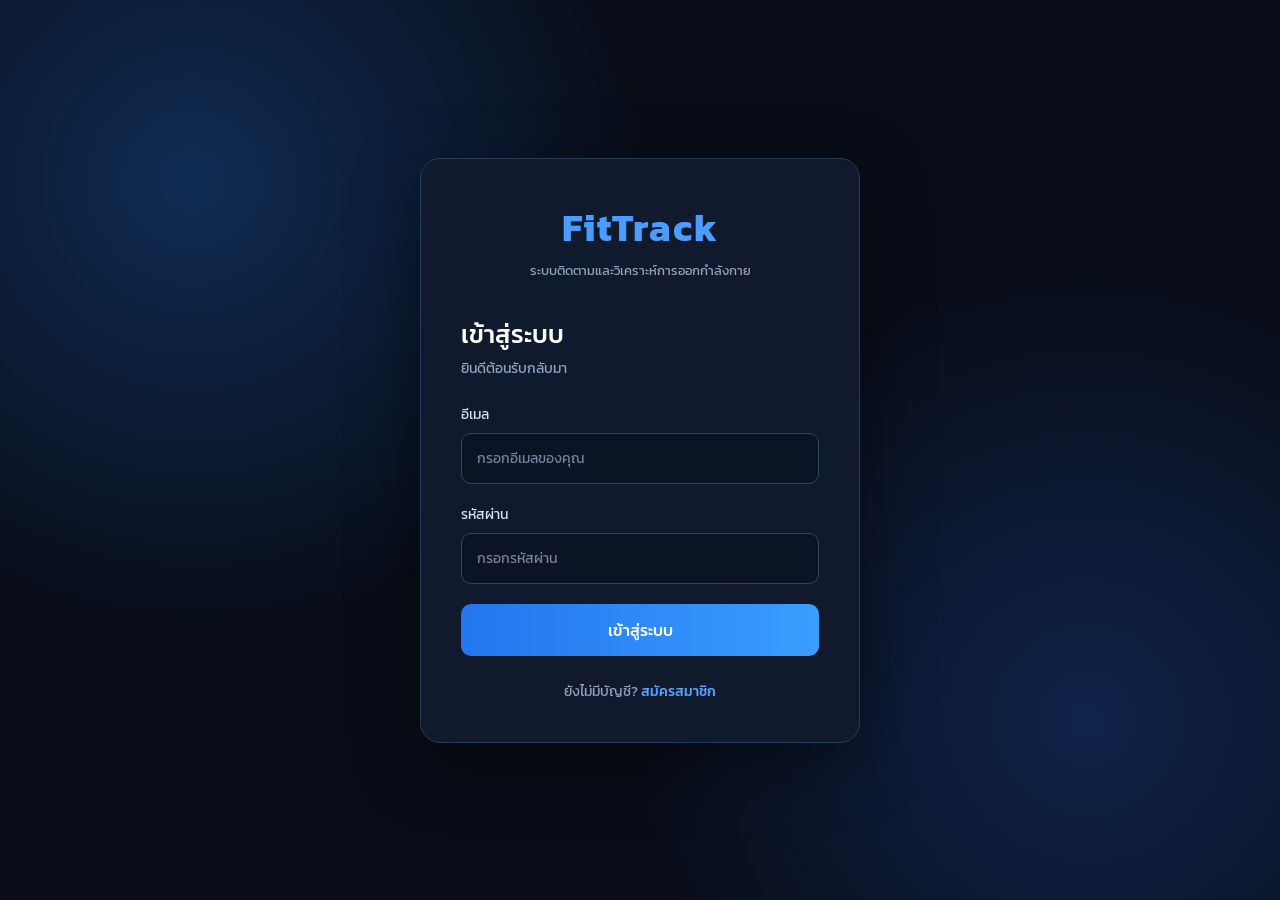
<file: FitTrack/index.html>
<!DOCTYPE html>
<html lang="th">
<head>
    <meta charset="UTF-8">
    <meta name="viewport" content="width=device-width, initial-scale=1.0">
    <title>FitTrack | Login</title>
    <link rel="stylesheet" href="style.css">
</head>
<body>

    <div class="login-container">
        <div class="login-box">

            <h1 class="logo">FitTrack</h1>
            <p class="subtitle">ระบบติดตามและวิเคราะห์การออกกำลังกาย</p>

            <h2>เข้าสู่ระบบ</h2>
            <p class="description">ยินดีต้อนรับกลับมา</p>

            <form id="loginForm">
                <label for="email">อีเมล</label>
                <input
                    type="email"
                    id="email"
                    placeholder="กรอกอีเมลของคุณ"
                    required
                >

                <label for="password">รหัสผ่าน</label>
                <input
                    type="password"
                    id="password"
                    placeholder="กรอกรหัสผ่าน"
                    required
                >

                <button type="submit">เข้าสู่ระบบ</button>
            </form>

            <p class="register-link">
                ยังไม่มีบัญชี?
                <a href="register.html">สมัครสมาชิก</a>
            </p>

        </div>
    </div>

    <script>
        document.getElementById("loginForm").addEventListener("submit", function(event) {
            event.preventDefault();

            const email = document.getElementById("email").value.trim();
            const password = document.getElementById("password").value;

            if (!email || !password) {
                alert("กรุณากรอกอีเมลและรหัสผ่าน");
                return;
            }

            window.location.href = "FitTrack_dashboard_connected.html";
        });
    </script>

</body>
</html>
</file>
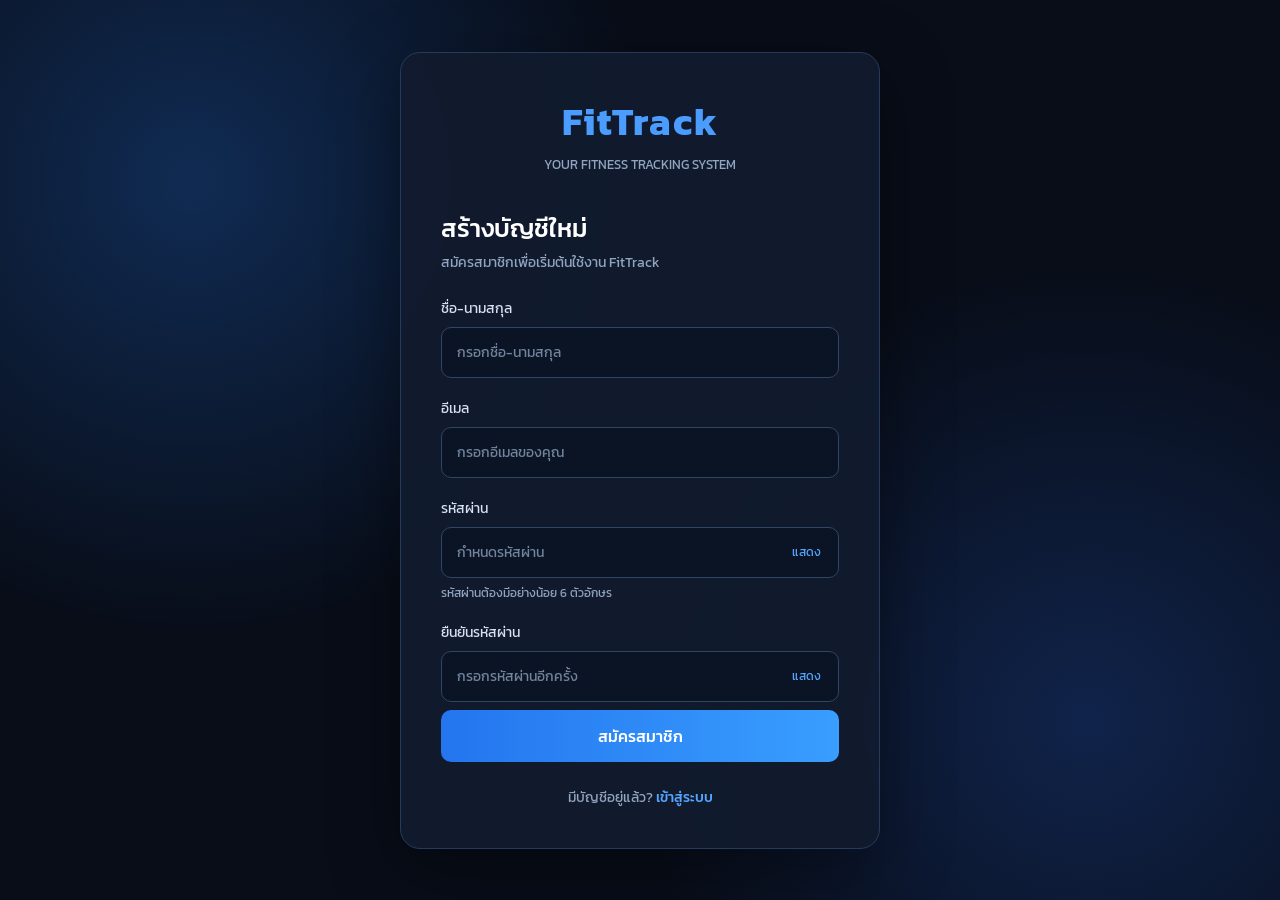
<file: FitTrack/register.html>
<!DOCTYPE html>
<html lang="th">
<head>
    <meta charset="UTF-8">
    <meta name="viewport" content="width=device-width, initial-scale=1.0">
    <title>FitTrack | สมัครสมาชิก</title>
    <link rel="stylesheet" href="style.css">
</head>

<body>

    <div class="login-container">

        <div class="login-box register-box">

            <h1 class="logo">FitTrack</h1>
            <p class="subtitle">YOUR FITNESS TRACKING SYSTEM</p>

            <h2>สร้างบัญชีใหม่</h2>
            <p class="description">
                สมัครสมาชิกเพื่อเริ่มต้นใช้งาน FitTrack
            </p>

            <form id="registerForm" novalidate>

                <!-- ชื่อ -->
                <label for="fullname">ชื่อ-นามสกุล</label>
                <input
                    type="text"
                    id="fullname"
                    placeholder="กรอกชื่อ-นามสกุล"
                >
                <p class="field-error" id="fullnameError"></p>

                <!-- อีเมล -->
                <label for="email">อีเมล</label>
                <input
                    type="email"
                    id="email"
                    placeholder="กรอกอีเมลของคุณ"
                >
                <p class="field-error" id="emailError"></p>

                <!-- รหัสผ่าน -->
                <label for="password">รหัสผ่าน</label>

                <div class="password-wrapper">
                    <input
                        type="password"
                        id="password"
                        placeholder="กำหนดรหัสผ่าน"
                    >

                    <button
                        type="button"
                        class="toggle-password"
                        data-target="password"
                    >แสดง</button>
                </div>

                <p class="password-hint">
                    รหัสผ่านต้องมีอย่างน้อย 6 ตัวอักษร
                </p>
                <p class="field-error" id="passwordError"></p>

                <!-- ยืนยันรหัสผ่าน -->
                <label for="confirmPassword">ยืนยันรหัสผ่าน</label>

                <div class="password-wrapper">
                    <input
                        type="password"
                        id="confirmPassword"
                        placeholder="กรอกรหัสผ่านอีกครั้ง"
                    >

                    <button
                        type="button"
                        class="toggle-password"
                        data-target="confirmPassword"
                    >แสดง</button>
                </div>

                <p class="field-error" id="confirmPasswordError"></p>

                <button type="submit">
                    สมัครสมาชิก
                </button>

            </form>

            <p class="register-link">
                มีบัญชีอยู่แล้ว?
                <a href="index.html">เข้าสู่ระบบ</a>
            </p>

        </div>

    </div>

    <script src="script.js"></script>

</body>
</html>
</file>
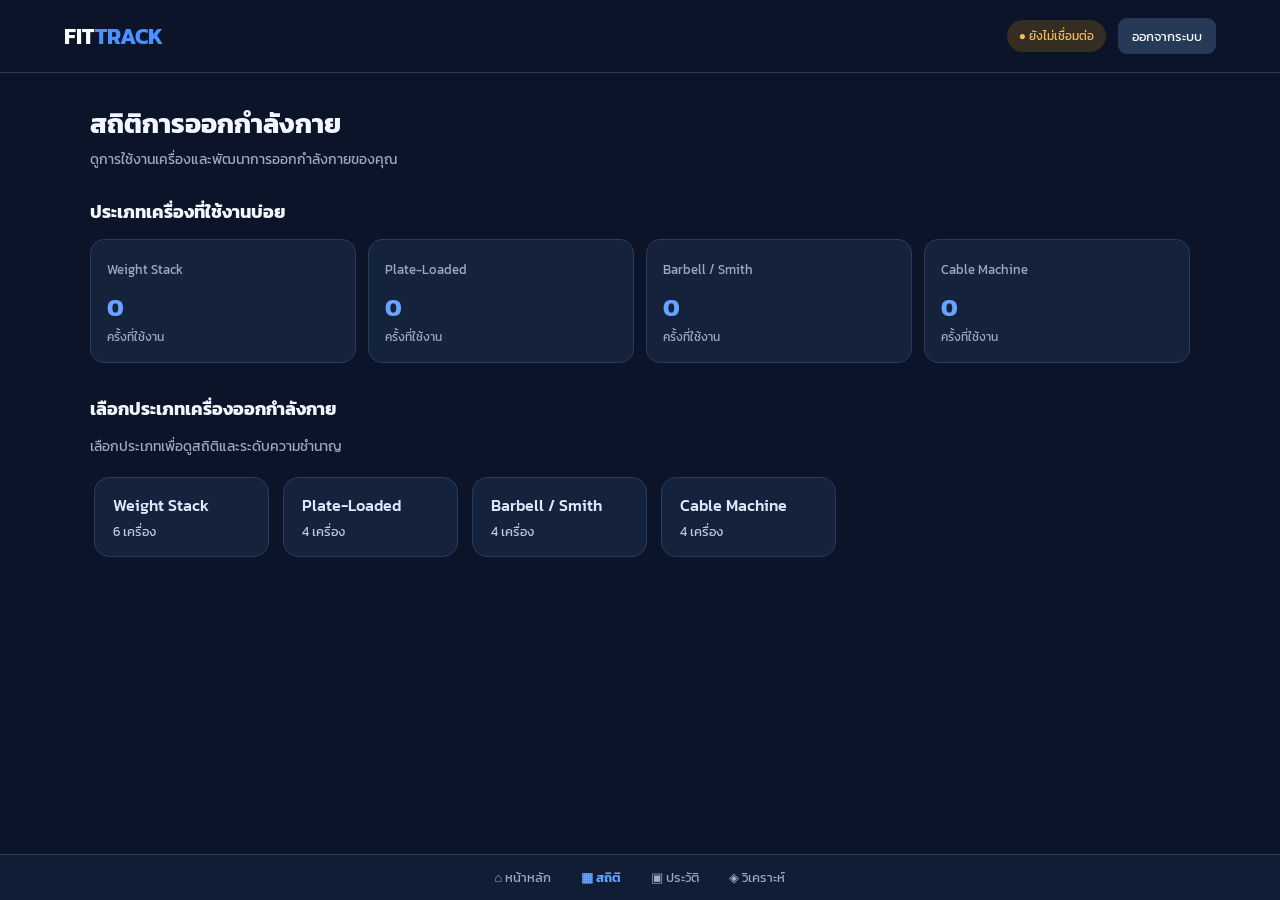
<file: FitTrack/statistics.html>
<!DOCTYPE html>
<html lang="th">
<head>
<meta charset="UTF-8">
<meta name="viewport" content="width=device-width, initial-scale=1.0">
<title>FitTrack | Statistics</title>

<link href="https://fonts.googleapis.com/css2?family=Kanit:wght@300;400;500;600;700&display=swap" rel="stylesheet">

<style>
:root {
    --bg:#0b1428;
    --card:#14223c;
    --card2:#1b2d4c;
    --blue:#3478f6;
    --text:#f2f6ff;
    --muted:#9aabc6;
    --border:#293c5d;
}

* {
    box-sizing:border-box;
}

body {
    margin:0;
    background:var(--bg);
    color:var(--text);
    font-family:'Kanit',sans-serif;
    padding-bottom:90px;
}

header {
    display:flex;
    justify-content:space-between;
    align-items:center;
    padding:18px 5%;
    border-bottom:1px solid var(--border);
    gap:12px;
}

.logo {
    font-size:22px;
    font-weight:700;
    color:white;
}

.logo span {
    color:#4b91ff;
}

.header-right {
    display:flex;
    align-items:center;
    gap:12px;
}

.status {
    font-size:12px;
    color:#f5bd58;
    background:#342d21;
    padding:7px 12px;
    border-radius:20px;
}

.logout {
    background:#263957;
    color:white;
    border:0;
    padding:8px 14px;
    border-radius:9px;
    font-family:inherit;
    cursor:pointer;
}

.container {
    width:92%;
    max-width:1100px;
    margin:30px auto;
}

h1 {
    font-size:27px;
    margin:0 0 5px;
}

.subtitle {
    color:var(--muted);
    margin:0 0 25px;
    font-size:14px;
}

/* CATEGORY OVERVIEW */

.section-title {
    font-size:18px;
    margin:28px 0 14px;
}

.overview {
    display:grid;
    grid-template-columns:repeat(4,1fr);
    gap:12px;
}

.overview-card {
    background:var(--card);
    border:1px solid var(--border);
    border-radius:14px;
    padding:16px;
}

.overview-card small {
    color:var(--muted);
}

.overview-card h2 {
    font-size:25px;
    margin:8px 0 2px;
    color:#69a3ff;
}

.overview-card p {
    color:var(--muted);
    font-size:12px;
    margin:0;
}

/* CATEGORY SELECTOR */

.selector-area {
    margin-top:32px;
}

.selector-label {
    color:var(--muted);
    font-size:14px;
    margin-bottom:13px;
}

.category-selector {
    display:flex;
    gap:14px;
    overflow-x:auto;
    padding:7px 4px 15px;
    scrollbar-width:thin;
    scroll-behavior:smooth;
    -webkit-overflow-scrolling:touch;
}

.category-btn {
    flex:0 0 auto;
    min-width:175px;
    min-height:76px;
    border:1px solid var(--border);
    background:var(--card);
    color:#dce7fa;
    padding:15px 18px;
    border-radius:15px;
    font-family:inherit;
    text-align:left;
    cursor:pointer;
    transition:.2s;
}

.category-btn:hover {
    background:var(--card2);
    transform:translateY(-2px);
}

.category-btn.active {
    background:var(--blue);
    border-color:var(--blue);
    color:white;
    box-shadow:0 5px 18px #3478f644;
}

.category-btn strong {
    display:block;
    font-size:16px;
    font-weight:500;
}

.category-btn small {
    display:block;
    margin-top:5px;
    font-size:13px;
    opacity:.85;
}

/* DETAIL SECTION */

.detail-section {
    display:none;
    margin-top:28px;
}

.detail-section.show {
    display:block;
}

.detail-heading {
    display:flex;
    justify-content:space-between;
    align-items:center;
    flex-wrap:wrap;
    gap:10px;
    margin-bottom:16px;
}

.detail-heading h2 {
    margin:0;
    font-size:22px;
}

.machine-count {
    color:#9fc2ff;
    background:#1b3458;
    padding:6px 12px;
    border-radius:20px;
    font-size:12px;
}

.machine-grid {
    display:grid;
    grid-template-columns:repeat(2,1fr);
    gap:14px;
}

.machine-card {
    background:var(--card);
    border:1px solid var(--border);
    border-radius:16px;
    padding:18px;
}

.machine-card h3 {
    margin:0 0 5px;
    font-size:17px;
}

.machine-subtitle {
    font-size:12px;
    color:var(--muted);
    margin-bottom:15px;
}

.stats-grid {
    display:grid;
    grid-template-columns:repeat(3,1fr);
    gap:8px;
}

.stat-box {
    background:#1b2d4c;
    padding:11px 7px;
    border-radius:10px;
    text-align:center;
}

.stat-box strong {
    display:block;
    color:#73aaff;
    font-size:19px;
}

.stat-box small {
    color:var(--muted);
    font-size:11px;
}

.rank-box {
    margin-top:14px;
    padding:13px;
    background:#1b2d4c;
    border-radius:11px;
}

.rank-top {
    display:flex;
    justify-content:space-between;
    align-items:center;
    gap:8px;
}

.rank-name {
    color:#8fbcff;
    font-weight:600;
}

.rank-desc {
    color:var(--muted);
    font-size:12px;
    margin-top:5px;
}

.rank-progress {
    height:7px;
    background:#0b1428;
    border-radius:10px;
    overflow:hidden;
    margin-top:10px;
}

.rank-progress div {
    height:100%;
    background:linear-gradient(90deg,#3478f6,#61b5ff);
    border-radius:10px;
}

.consistency {
    margin-top:12px;
    font-size:12px;
    color:var(--muted);
}

.empty {
    background:var(--card);
    border:1px dashed var(--border);
    border-radius:14px;
    padding:25px;
    text-align:center;
    color:var(--muted);
    font-size:14px;
}

.note {
    color:var(--muted);
    font-size:12px;
    line-height:1.7;
    margin-top:20px;
}

/* NAVIGATION */

.nav {
    position:fixed;
    bottom:0;
    left:0;
    width:100%;
    display:flex;
    justify-content:center;
    gap:30px;
    padding:13px 10px;
    background:#101d35;
    border-top:1px solid var(--border);
    z-index:100;
}

.nav a {
    color:#9aabc6;
    text-decoration:none;
    font-size:13px;
}

.nav a.active {
    color:#68a5ff;
    font-weight:600;
}

/* RESPONSIVE */

@media(max-width:700px) {
    .overview {
        grid-template-columns:repeat(2,1fr);
    }

    .machine-grid {
        grid-template-columns:1fr;
    }

    header {
        padding:15px 4%;
    }

    .logo {
        font-size:19px;
    }

    .status {
        font-size:10px;
        padding:6px 9px;
    }

    .logout {
        padding:7px 10px;
        font-size:12px;
    }

    .container {
        margin-top:23px;
    }

    h1 {
        font-size:23px;
    }

    .category-btn {
        min-width:165px;
        min-height:74px;
        padding:14px 16px;
    }

    .category-btn strong {
        font-size:15px;
    }

    .category-btn small {
        font-size:12px;
    }

    .nav {
        gap:0;
        justify-content:space-around;
    }

    .nav a {
        font-size:11px;
    }
}

@media(max-width:380px) {
    .overview-card {
        padding:12px;
    }

    .overview-card h2 {
        font-size:21px;
    }

    .stats-grid {
        gap:5px;
    }

    .stat-box strong {
        font-size:16px;
    }
}
</style>
</head>

<body>

<header>
    <div class="logo">FIT<span>TRACK</span></div>

    <div class="header-right">
        <div class="status">● ยังไม่เชื่อมต่อ</div>
        <button class="logout" onclick="logout()">ออกจากระบบ</button>
    </div>
</header>

<main class="container">

    <h1>สถิติการออกกำลังกาย</h1>
    <p class="subtitle">ดูการใช้งานเครื่องและพัฒนาการออกกำลังกายของคุณ</p>

    <h2 class="section-title">ประเภทเครื่องที่ใช้งานบ่อย</h2>

    <div class="overview" id="overview"></div>

    <div class="selector-area">
        <h2 class="section-title">เลือกประเภทเครื่องออกกำลังกาย</h2>

        <div class="selector-label">
            เลือกประเภทเพื่อดูสถิติและระดับความชำนาญ
        </div>

        <div class="category-selector" id="categorySelector"></div>
    </div>

    <section class="detail-section" id="detailSection">

        <div class="detail-heading">
            <h2 id="detailTitle"></h2>
            <span class="machine-count" id="machineCount"></span>
        </div>

        <div class="machine-grid" id="machineGrid"></div>

        <div class="note">
            * ระดับความชำนาญประเมินจากจำนวนครั้งและจำนวนเซตสะสม
            ส่วนระดับ Master ต้องผ่านเงื่อนไขความสม่ำเสมอเพิ่มเติมด้วย
        </div>

    </section>

</main>

<nav class="nav">
    <a href="dashboard.html">⌂ หน้าหลัก</a>
    <a href="statistics.html" class="active">▦ สถิติ</a>
    <a href="history.html">▣ ประวัติ</a>
    <a href="analysis.html">◈ วิเคราะห์</a>
</nav>

<script>

// MACHINE CATEGORIES

const categories = {
    "Weight Stack": [
        "Chest Press",
        "Lat Pulldown",
        "Seated Row",
        "Shoulder Press",
        "Leg Extension",
        "Leg Curl"
    ],

    "Plate-Loaded": [
        "Leg Press",
        "Hack Squat",
        "Chest Press Machine",
        "Shoulder Press Machine"
    ],

    "Barbell / Smith": [
        "Smith Squat",
        "Smith Bench Press",
        "Barbell Squat",
        "Barbell Bench Press"
    ],

    "Cable Machine": [
        "Cable Row",
        "Triceps Pushdown",
        "Cable Fly",
        "Cable Biceps Curl"
    ]
};

// LOAD WORKOUT DATA

function loadWorkouts() {
    try {
        return JSON.parse(
            localStorage.getItem("fittrackWorkouts")
        ) || [];
    } catch {
        return [];
    }
}

const workouts = loadWorkouts();

function getMachineData(machine) {
    const records = workouts.filter(
        item => item.machine === machine
    );

    return {
        sessions: records.length,

        reps: records.reduce(
            (sum, item) => sum + Number(item.reps || 0),
            0
        ),

        sets: records.reduce(
            (sum, item) => sum + Number(item.sets || 0),
            0
        ),

        duration: records.reduce(
            (sum, item) => sum + Number(item.duration || 0),
            0
        ),

        records: records
    };
}

// CATEGORY OVERVIEW

function renderOverview() {
    const overview = document.getElementById("overview");

    overview.innerHTML = "";

    Object.keys(categories).forEach(category => {

        let totalSessions = 0;

        categories[category].forEach(machine => {
            totalSessions += getMachineData(machine).sessions;
        });

        overview.innerHTML += `
            <div class="overview-card">
                <small>${category}</small>
                <h2>${totalSessions.toLocaleString()}</h2>
                <p>ครั้งที่ใช้งาน</p>
            </div>
        `;
    });
}

// CATEGORY BUTTONS

function renderCategoryButtons() {
    const selector = document.getElementById("categorySelector");

    selector.innerHTML = "";

    Object.keys(categories).forEach(category => {

        const button = document.createElement("button");

        button.className = "category-btn";

        button.innerHTML = `
            <strong>${category}</strong>
            <small>${categories[category].length} เครื่อง</small>
        `;

        button.onclick = () => selectCategory(category, button);

        selector.appendChild(button);
    });
}

// CONSISTENCY CHECK

function isConsistent(records) {

    const weeks = new Set();

    records.forEach(record => {

        if (!record.date) return;

        const date = new Date(record.date);

        if (isNaN(date.getTime())) return;

        const day = date.getDay();

        date.setDate(date.getDate() - day);

        const weekKey =
            date.getFullYear() + "-" +
            date.getMonth() + "-" +
            date.getDate();

        weeks.add(weekKey);
    });

    const now = new Date();

    for (let i = 0; i < 4; i++) {

        const date = new Date(now);

        date.setDate(date.getDate() - (date.getDay() + (i * 7)));

        const key =
            date.getFullYear() + "-" +
            date.getMonth() + "-" +
            date.getDate();

        if (!weeks.has(key)) return false;
    }

    return true;
}

// RANK SYSTEM

function getRank(reps, sets, machine, records) {

    const compoundCategories = [
        "Plate-Loaded",
        "Barbell / Smith"
    ];

    const compound = compoundCategories.some(category =>
        categories[category].includes(machine)
    );

    const masterReps = compound ? 3000 : 5000;

    const consistent = isConsistent(records);

    if (
        reps >= masterReps &&
        sets >= 500 &&
        consistent
    ) {
        return {
            name:"5. Master / Expert",
            description:"ผู้เชี่ยวชาญ มีสถิติสะสมสูงและฝึกอย่างสม่ำเสมอ",
            progress:100
        };
    }

    if (reps >= 2001 && sets >= 201) {
        return {
            name:"4. Advanced",
            description:"ระดับสูง มีประสบการณ์ในการใช้เครื่อง",
            progress:85
        };
    }

    if (reps >= 601 && sets >= 61) {
        return {
            name:"3. Intermediate",
            description:"ระดับกลาง เริ่มคุ้นเคยกับการใช้งานเครื่อง",
            progress:65
        };
    }

    if (reps >= 151 && sets >= 16) {
        return {
            name:"2. Novice",
            description:"ระดับผู้ฝึกหัด เริ่มมีความคุ้นเคยกับเครื่อง",
            progress:40
        };
    }

    if (reps >= 1 && sets >= 1) {
        return {
            name:"1. Beginner",
            description:"ผู้เริ่มต้น กำลังเรียนรู้การใช้งานเครื่อง",
            progress:20
        };
    }

    return {
        name:"ยังไม่มีระดับ",
        description:"เริ่มบันทึกการออกกำลังกายเพื่อสะสมระดับ",
        progress:0
    };
}

// SHOW SELECTED CATEGORY

function selectCategory(category, selectedButton) {

    document.querySelectorAll(".category-btn").forEach(btn => {
        btn.classList.remove("active");
    });

    selectedButton.classList.add("active");

    const detail = document.getElementById("detailSection");

    detail.classList.add("show");

    document.getElementById("detailTitle").textContent =
        "สถิติ " + category;

    document.getElementById("machineCount").textContent =
        categories[category].length + " เครื่อง";

    const grid = document.getElementById("machineGrid");

    grid.innerHTML = "";

    categories[category].forEach(machine => {

        const data = getMachineData(machine);

        const rank = getRank(
            data.reps,
            data.sets,
            machine,
            data.records
        );

        const consistency = isConsistent(data.records);

        grid.innerHTML += `
            <div class="machine-card">

                <h3>${machine}</h3>

                <div class="machine-subtitle">
                    จำนวนครั้งที่ใช้งาน ${data.sessions} ครั้ง
                </div>

                <div class="stats-grid">

                    <div class="stat-box">
                        <strong>${data.reps.toLocaleString()}</strong>
                        <small>ครั้งสะสม</small>
                    </div>

                    <div class="stat-box">
                        <strong>${data.sets.toLocaleString()}</strong>
                        <small>เซตสะสม</small>
                    </div>

                    <div class="stat-box">
                        <strong>${data.duration.toLocaleString()}</strong>
                        <small>นาที</small>
                    </div>

                </div>

                <div class="rank-box">

                    <div class="rank-top">
                        <span>ระดับความชำนาญ</span>
                        <span class="rank-name">${rank.name}</span>
                    </div>

                    <div class="rank-progress">
                        <div style="width:${rank.progress}%"></div>
                    </div>

                    <div class="rank-desc">
                        ${rank.description}
                    </div>

                </div>

                <div class="consistency">
                    ความสม่ำเสมอ:
                    ${consistency
                        ? "ผ่านเกณฑ์ 4 สัปดาห์ล่าสุด"
                        : "ยังไม่ผ่านเกณฑ์ 4 สัปดาห์ล่าสุด"}
                </div>

            </div>
        `;
    });
}

// LOGOUT

function logout() {
    if (confirm("ต้องการออกจากระบบหรือไม่?")) {
        window.location.href = "index.html";
    }
}

// START

renderOverview();
renderCategoryButtons();

</script>

</body>
</html>
</file>
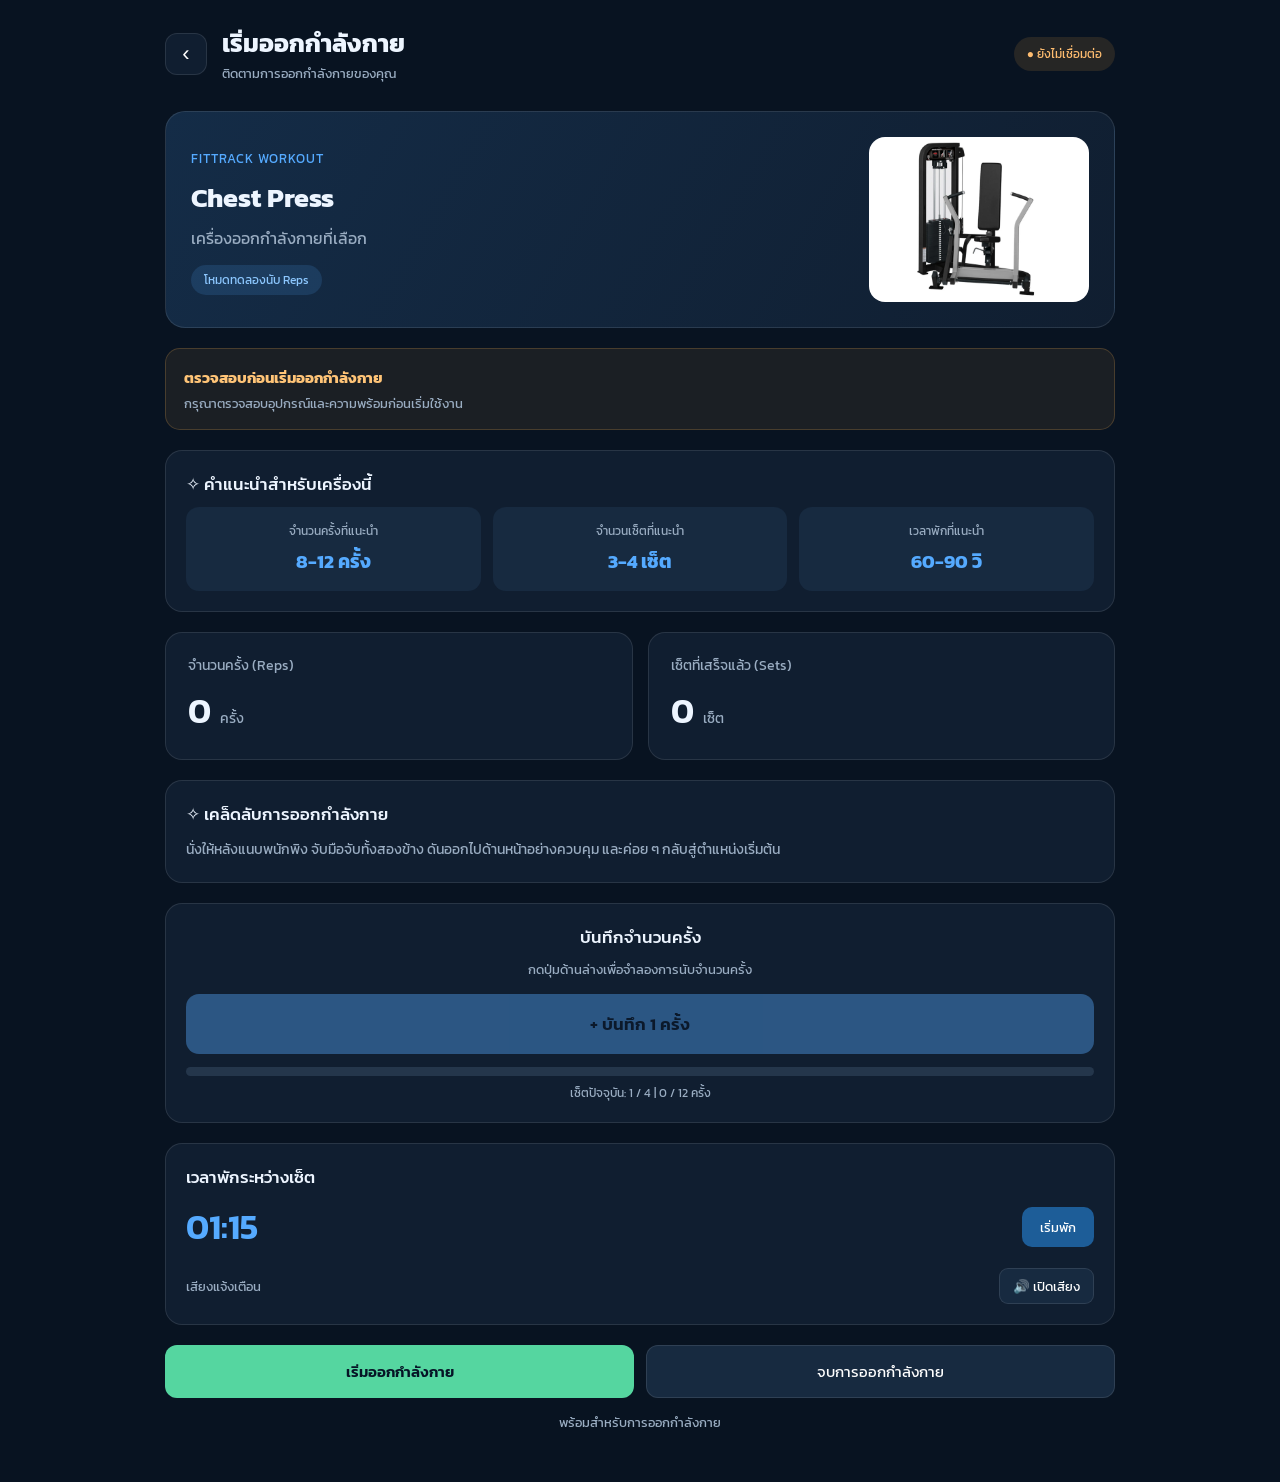
<file: FitTrack/workout.html>
<!DOCTYPE html>
<html lang="th">
<head>
    <meta charset="UTF-8">
    <meta name="viewport" content="width=device-width, initial-scale=1.0">
    <title>FitTrack | เริ่มออกกำลังกาย</title>

    <link href="https://fonts.googleapis.com/css2?family=Kanit:wght@300;400;500;600;700&display=swap" rel="stylesheet">

    <style>
        :root {
            --bg: #081321;
            --card: #101e30;
            --card-light: #172a40;
            --text: #edf5ff;
            --muted: #9aadc2;
            --blue: #55aaff;
            --border: rgba(255,255,255,0.1);
            --green: #55d6a0;
            --orange: #ffbd70;
        }

        * {
            box-sizing: border-box;
        }

        body {
            margin: 0;
            padding: 24px 20px 35px;
            background: var(--bg);
            color: var(--text);
            font-family: 'Kanit', sans-serif;
        }

        .container {
            max-width: 950px;
            margin: auto;
        }

        header {
            display: flex;
            align-items: center;
            gap: 15px;
            margin-bottom: 28px;
        }

        .back-btn {
            width: 42px;
            height: 42px;
            border: 1px solid var(--border);
            border-radius: 12px;
            background: var(--card);
            color: white;
            font-size: 22px;
            cursor: pointer;
        }

        .header-title h1 {
            font-size: 25px;
            margin: 0;
        }

        .header-title p {
            color: var(--muted);
            font-size: 13px;
            margin: 2px 0 0;
        }

        .connection {
            margin-left: auto;
            padding: 8px 13px;
            border-radius: 20px;
            background: rgba(255,170,70,0.12);
            color: var(--orange);
            font-size: 12px;
            white-space: nowrap;
        }

        .machine-card {
            display: flex;
            align-items: center;
            justify-content: space-between;
            gap: 20px;
            padding: 25px;
            background: linear-gradient(120deg, #142c47, #101e30);
            border: 1px solid var(--border);
            border-radius: 20px;
            margin-bottom: 20px;
        }

        .machine-info small {
            color: var(--blue);
            letter-spacing: 1px;
        }

        .machine-info h2 {
            font-size: 27px;
            margin: 8px 0;
        }

        .machine-info p {
            color: var(--muted);
            margin: 0 0 15px;
        }

        .mode-tag {
            display: inline-block;
            padding: 6px 13px;
            border-radius: 20px;
            background: rgba(85,170,255,0.15);
            color: #8dc8ff;
            font-size: 12px;
        }

        .machine-image {
            width: 220px;
            height: 165px;
            flex-shrink: 0;
            overflow: hidden;
            border-radius: 16px;
            background: #fff;
            border: 1px solid var(--border);
        }

        .machine-image img {
            width: 100%;
            height: 100%;
            object-fit: contain;
            display: block;
        }

        .notice {
            padding: 16px 18px;
            background: rgba(255,180,80,0.08);
            border: 1px solid rgba(255,180,80,0.2);
            border-radius: 15px;
            margin-bottom: 20px;
        }

        .notice strong {
            color: #ffc477;
            font-size: 15px;
        }

        .notice p {
            color: var(--muted);
            font-size: 13px;
            margin: 5px 0 0;
        }

        .recommend-card {
            padding: 20px;
            background: var(--card);
            border: 1px solid var(--border);
            border-radius: 17px;
            margin-bottom: 20px;
        }

        .recommend-grid {
            display: grid;
            grid-template-columns: repeat(3, 1fr);
            gap: 12px;
        }

        .recommend-item {
            padding: 15px 10px;
            background: var(--card-light);
            border-radius: 13px;
            text-align: center;
        }

        .recommend-item p {
            color: var(--muted);
            font-size: 12px;
            margin: 0 0 7px;
        }

        .recommend-item strong {
            font-size: 19px;
            color: var(--blue);
        }

        .stats {
            display: grid;
            grid-template-columns: repeat(2, 1fr);
            gap: 15px;
            margin-bottom: 20px;
        }

        .stat-card {
            padding: 22px;
            background: var(--card);
            border: 1px solid var(--border);
            border-radius: 17px;
        }

        .stat-card p {
            color: var(--muted);
            margin: 0 0 8px;
            font-size: 14px;
        }

        .stat-number {
            font-size: 35px;
            font-weight: 600;
        }

        .stat-unit {
            color: var(--muted);
            font-size: 14px;
            margin-left: 5px;
        }

        .tips-card, .timer-card, .control-card {
            padding: 20px;
            background: var(--card);
            border: 1px solid var(--border);
            border-radius: 17px;
            margin-bottom: 20px;
        }

        .section-title {
            font-size: 17px;
            font-weight: 500;
            margin-bottom: 10px;
        }

        .tips-card p {
            color: var(--muted);
            line-height: 1.8;
            margin: 0;
            font-size: 14px;
        }

        .progress-track {
            width: 100%;
            height: 9px;
            background: #24364b;
            border-radius: 20px;
            overflow: hidden;
            margin-top: 13px;
        }

        .progress-bar {
            width: 0%;
            height: 100%;
            background: var(--blue);
            border-radius: 20px;
            transition: width 0.3s;
        }

        .progress-text {
            color: var(--muted);
            font-size: 12px;
            margin-top: 8px;
        }

        .timer-content {
            display: flex;
            align-items: center;
            justify-content: space-between;
            gap: 15px;
        }

        .timer-number {
            font-size: 35px;
            font-weight: 600;
            color: var(--blue);
        }

        .timer-btn {
            border: 0;
            border-radius: 10px;
            padding: 10px 18px;
            background: #1d5d98;
            color: white;
            font-family: inherit;
            cursor: pointer;
        }

        .sound-row {
            display: flex;
            align-items: center;
            justify-content: space-between;
            margin-top: 15px;
            color: var(--muted);
            font-size: 13px;
        }

        .sound-btn {
            border: 1px solid var(--border);
            background: var(--card-light);
            color: white;
            padding: 7px 13px;
            border-radius: 9px;
            font-family: inherit;
            cursor: pointer;
        }

        .control-card {
            text-align: center;
        }

        .control-card p {
            color: var(--muted);
            font-size: 13px;
            margin: 5px 0 15px;
        }

        .rep-btn {
            width: 100%;
            padding: 17px;
            border: 0;
            border-radius: 13px;
            background: var(--blue);
            color: #061426;
            font-family: inherit;
            font-size: 17px;
            font-weight: 600;
            cursor: pointer;
        }

        .rep-btn:disabled {
            opacity: 0.4;
            cursor: not-allowed;
        }

        .actions {
            display: grid;
            grid-template-columns: 1fr 1fr;
            gap: 12px;
            margin-top: 20px;
        }

        .action-btn {
            padding: 14px;
            border: 0;
            border-radius: 12px;
            font-family: inherit;
            font-size: 15px;
            cursor: pointer;
        }

        .start-btn {
            background: var(--green);
            color: #061426;
            font-weight: 600;
        }

        .finish-btn {
            background: var(--card-light);
            color: white;
            border: 1px solid var(--border);
        }

        .status-message {
            text-align: center;
            color: var(--muted);
            font-size: 13px;
            margin-top: 14px;
            line-height: 1.7;
        }

        @media (max-width: 600px) {
            body {
                padding: 18px 14px 30px;
            }

            .header-title h1 {
                font-size: 20px;
            }

            .connection {
                font-size: 10px;
                padding: 7px 9px;
            }

            .machine-card {
                padding: 17px;
                gap: 10px;
            }

            .machine-info h2 {
                font-size: 20px;
            }

            .machine-info p {
                font-size: 12px;
            }

            .machine-image {
                width: 115px;
                height: 115px;
            }

            .recommend-card {
                padding: 15px;
            }

            .recommend-grid {
                gap: 7px;
            }

            .recommend-item {
                padding: 12px 5px;
            }

            .recommend-item strong {
                font-size: 15px;
            }

            .recommend-item p {
                font-size: 11px;
            }

            .stat-card {
                padding: 17px;
            }

            .stat-number {
                font-size: 29px;
            }
        }
    </style>
</head>

<body>
<div class="container">

    <header>
        <button class="back-btn" onclick="history.back()">‹</button>

        <div class="header-title">
            <h1>เริ่มออกกำลังกาย</h1>
            <p>ติดตามการออกกำลังกายของคุณ</p>
        </div>

        <div class="connection">● ยังไม่เชื่อมต่อ</div>
    </header>

    <section class="machine-card">
        <div class="machine-info">
            <small>FITTRACK WORKOUT</small>
            <h2 id="machineName">Chest Press</h2>
            <p>เครื่องออกกำลังกายที่เลือก</p>
            <span class="mode-tag">โหมดทดลองนับ Reps</span>
        </div>

        <div class="machine-image">
            <img id="machineImage" src="" alt="เครื่องออกกำลังกาย">
        </div>
    </section>

    <section class="notice">
        <strong>ตรวจสอบก่อนเริ่มออกกำลังกาย</strong>
        <p>กรุณาตรวจสอบอุปกรณ์และความพร้อมก่อนเริ่มใช้งาน</p>
    </section>

    <section class="recommend-card">
        <div class="section-title">✧ คำแนะนำสำหรับเครื่องนี้</div>

        <div class="recommend-grid">
            <div class="recommend-item">
                <p>จำนวนครั้งที่แนะนำ</p>
                <strong id="recommendedReps">8-12 ครั้ง</strong>
            </div>

            <div class="recommend-item">
                <p>จำนวนเซ็ตที่แนะนำ</p>
                <strong id="recommendedSets">3-4 เซ็ต</strong>
            </div>

            <div class="recommend-item">
                <p>เวลาพักที่แนะนำ</p>
                <strong id="recommendedRest">60-90 วิ</strong>
            </div>
        </div>
    </section>

    <section class="stats">
        <div class="stat-card">
            <p>จำนวนครั้ง (Reps)</p>
            <span class="stat-number" id="repCount">0</span>
            <span class="stat-unit">ครั้ง</span>
        </div>

        <div class="stat-card">
            <p>เซ็ตที่เสร็จแล้ว (Sets)</p>
            <span class="stat-number" id="setCount">0</span>
            <span class="stat-unit">เซ็ต</span>
        </div>
    </section>

    <section class="tips-card">
        <div class="section-title">✧ เคล็ดลับการออกกำลังกาย</div>
        <p id="machineTip">คำแนะนำสำหรับเครื่องที่เลือก</p>
    </section>

    <section class="control-card">
        <div class="section-title">บันทึกจำนวนครั้ง</div>
        <p>กดปุ่มด้านล่างเพื่อจำลองการนับจำนวนครั้ง</p>

        <button class="rep-btn" id="repButton" onclick="addRep()" disabled>
            + บันทึก 1 ครั้ง
        </button>

        <div class="progress-track">
            <div class="progress-bar" id="progressBar"></div>
        </div>

        <div class="progress-text" id="progressText">
            ยังไม่ได้เริ่มออกกำลังกาย
        </div>
    </section>

    <section class="timer-card">
        <div class="section-title">เวลาพักระหว่างเซ็ต</div>

        <div class="timer-content">
            <div class="timer-number" id="timerDisplay">01:15</div>
            <button class="timer-btn" id="timerButton" onclick="toggleTimer()">
                เริ่มพัก
            </button>
        </div>

        <div class="sound-row">
            <span>เสียงแจ้งเตือน</span>
            <button class="sound-btn" id="soundButton" onclick="toggleSound()">
                🔊 เปิดเสียง
            </button>
        </div>
    </section>

    <div class="actions">
        <button class="action-btn start-btn" id="startButton" onclick="startWorkout()">
            เริ่มออกกำลังกาย
        </button>

        <button class="action-btn finish-btn" onclick="finishWorkout()">
            จบการออกกำลังกาย
        </button>
    </div>

    <p class="status-message" id="statusMessage">
        พร้อมสำหรับการออกกำลังกาย
    </p>

</div>

<script>
    // ข้อมูลคำแนะนำของเครื่องออกกำลังกาย
    const machineInfo = {
        "Chest Press": {
            tip: "นั่งให้หลังแนบพนักพิง จับมือจับทั้งสองข้าง ดันออกไปด้านหน้าอย่างควบคุม และค่อย ๆ กลับสู่ตำแหน่งเริ่มต้น",
            image: "assets/chest-press.jpg"
        },
        "Lat Pulldown": {
            tip: "นั่งให้มั่นคง จับบาร์ให้กว้างกว่าหัวไหล่เล็กน้อย ดึงบาร์ลงมาบริเวณหน้าอก แล้วค่อย ๆ ปล่อยกลับ",
            image: "assets/lat-pulldown.jpg"
        },
        "Seated Row": {
            tip: "นั่งหลังตรง จับมือจับแล้วดึงเข้าหาลำตัว โดยควบคุมการเคลื่อนไหวและไม่โยกลำตัว",
            image: "assets/seated-row.jpg"
        },
        "Shoulder Press": {
            tip: "นั่งให้หลังแนบพนักพิง จับมือจับในระดับหัวไหล่ ดันขึ้นอย่างควบคุม แล้วค่อย ๆ ลดลง",
            image: "assets/shoulder-press.jpg"
        },
        "Leg Extension": {
            tip: "นั่งให้หลังแนบพนักพิง วางหน้าแข้งกับแผ่นรอง แล้วยืดเข่าขึ้นอย่างช้า ๆ ก่อนกลับสู่ตำแหน่งเริ่มต้น",
            image: "assets/leg-extension.jpg"
        },
        "Leg Curl": {
            tip: "จัดตำแหน่งแผ่นรองให้อยู่บริเวณข้อเท้า งอเข่าเข้าหาลำตัวอย่างควบคุม แล้วค่อย ๆ กลับ",
            image: "assets/leg-curl.jpg"
        },
        "Leg Press": {
            tip: "วางเท้าบนแผ่นรองให้มั่นคง ดันออกโดยไม่ล็อกเข่า และลดน้ำหนักกลับอย่างช้า ๆ",
            image: "assets/leg-press.jpg"
        },
        "Hack Squat": {
            tip: "วางไหล่ใต้แผ่นรองและวางเท้าให้มั่นคง ย่อตัวตามช่วงการเคลื่อนไหวที่ควบคุมได้ แล้วดันกลับขึ้น",
            image: "assets/hack-squat.jpg"
        },
        "Chest Press Machine": {
            tip: "ปรับเบาะให้มือจับอยู่ระดับกลางหน้าอก ดันออกอย่างควบคุม และไม่กระแทกน้ำหนักกลับ",
            image: "assets/chest-press-machine.jpg"
        },
        "Shoulder Press Machine": {
            tip: "ปรับเบาะให้มือจับอยู่ระดับหัวไหล่ ดันขึ้นอย่างนุ่มนวล และลดลงโดยควบคุม",
            image: "assets/shoulder-press-machine.jpg"
        },
        "Smith Squat": {
            tip: "วางบาร์ให้มั่นคงบนแนวไหล่ ยืนให้เท้าห่างกันพอเหมาะ แล้วย่อตัวโดยรักษาหลังให้อยู่ในท่าที่มั่นคง",
            image: "assets/smith-squat.jpg"
        },
        "Smith Bench Press": {
            tip: "นอนให้มั่นคงบนม้านั่ง จับบาร์ให้สมดุล ลดบาร์อย่างควบคุม แล้วดันกลับขึ้น",
            image: "assets/smith-bench-press.jpg"
        },
        "Barbell Squat": {
            tip: "ยืนให้เท้ามั่นคง วางบาร์อย่างเหมาะสม ย่อตัวโดยรักษาสมดุล และใช้ท่าทางที่ถูกต้อง",
            image: "assets/barbell-squat.jpg"
        },
        "Barbell Bench Press": {
            tip: "นอนให้มั่นคงบนม้านั่ง จับบาร์อย่างสมดุล ลดบาร์อย่างควบคุม และดันกลับขึ้นโดยไม่กระแทก",
            image: "assets/barbell-bench-press.jpg"
        },
        "Cable Row": {
            tip: "นั่งหลังตรง จับมือจับแล้วดึงเข้าหาลำตัว บีบสะบักเบา ๆ และค่อย ๆ เหยียดแขนกลับ",
            image: "assets/cable-row.jpg"
        },
        "Triceps Pushdown": {
            tip: "ยืนตัวตรง เก็บข้อศอกไว้ใกล้ลำตัว กดมือจับลงจนแขนเหยียด แล้วค่อย ๆ กลับขึ้น",
            image: "assets/triceps-pushdown.jpg"
        },
        "Cable Fly": {
            tip: "ยืนให้มั่นคง จับมือจับทั้งสองข้าง กางแขนเล็กน้อยแล้วนำมือเข้าหากันอย่างควบคุม",
            image: "assets/cable-fly.jpg"
        },
        "Cable Biceps Curl": {
            tip: "ยืนตัวตรง เก็บข้อศอกไว้ข้างลำตัว งอแขนเข้าหาตัว แล้วค่อย ๆ ลดมือลง",
            image: "assets/cable-biceps-curl.jpg"
        }
    };

    // อ่านข้อมูลที่ส่งมาจาก Dashboard
    const params = new URLSearchParams(window.location.search);

    const selectedMachine = params.get("machine") || "Chest Press";

    const repsRange = params.get("reps") || "8-12";
    const setsRange = params.get("sets") || "3-4";
    const restRange = params.get("rest") || "60-90 วิ";

    // อ่านตัวเลขจากช่วงที่ได้รับ
    function getNumbers(value) {
        return (value.match(/\d+/g) || []).map(Number);
    }

    const repsNumbers = getNumbers(repsRange);
    const setsNumbers = getNumbers(setsRange);
    const restNumbers = getNumbers(restRange);

    // ใช้ค่าสูงสุดของช่วงเป็นเป้าหมายทดลอง
    const targetReps = Math.max(1, repsNumbers.length
        ? Math.max(...repsNumbers)
        : 12);

    const targetSets = Math.max(1, setsNumbers.length
        ? Math.max(...setsNumbers)
        : 4);

    // ใช้ค่ากลางของช่วงเวลาพัก
    const restSeconds = Math.max(1, restNumbers.length >= 2
        ? Math.round((restNumbers[0] + restNumbers[1]) / 2)
        : restNumbers[0] || 60);

    // แสดงข้อมูลเครื่อง
    document.getElementById("machineName").textContent = selectedMachine;

    document.getElementById("recommendedReps").textContent =
        repsRange + " ครั้ง";

    document.getElementById("recommendedSets").textContent =
        setsRange + " เซ็ต";

    document.getElementById("recommendedRest").textContent =
        restRange;

    const selectedInfo = machineInfo[selectedMachine];

    if (selectedInfo) {
        document.getElementById("machineTip").textContent =
            selectedInfo.tip;

        document.getElementById("machineImage").src =
            selectedInfo.image;
    } else {
        document.getElementById("machineTip").textContent =
            "กรุณาตรวจสอบท่าทางและใช้งานเครื่องอย่างถูกต้องตามคำแนะนำของผู้ฝึกสอน";
    }

    // ตัวแปรควบคุมการออกกำลังกาย
    let currentReps = 0;
    let completedSets = 0;

    let workoutStarted = false;
    let isResting = false;
    let workoutFinished = false;

    let remainingTime = restSeconds;
    let timerInterval = null;

    let soundEnabled = true;
    let audioContext = null;

    // แสดงเวลาในรูปแบบ MM:SS
    function updateTimer() {
        const minutes = Math.floor(remainingTime / 60);
        const seconds = remainingTime % 60;

        document.getElementById("timerDisplay").textContent =
            String(minutes).padStart(2, "0") + ":" +
            String(seconds).padStart(2, "0");
    }

    // แสดงจำนวนครั้งและเซ็ต
    function updateStats() {
        document.getElementById("repCount").textContent =
            currentReps;

        document.getElementById("setCount").textContent =
            completedSets;

        const progress = Math.min(
            (currentReps / targetReps) * 100,
            100
        );

        document.getElementById("progressBar").style.width =
            progress + "%";

        document.getElementById("progressText").textContent =
            "เซ็ตปัจจุบัน: " + (completedSets + 1) +
            " / " + targetSets +
            " | " + currentReps + " / " + targetReps + " ครั้ง";
    }

    // สร้างเสียงแจ้งเตือนผ่านเบราว์เซอร์
    function playSound(frequency = 700) {
        if (!soundEnabled) return;

        try {
            const AudioContextClass =
                window.AudioContext || window.webkitAudioContext;

            if (!AudioContextClass) return;

            if (!audioContext) {
                audioContext = new AudioContextClass();
            }

            if (audioContext.state === "suspended") {
                audioContext.resume();
            }

            const oscillator = audioContext.createOscillator();
            const gain = audioContext.createGain();

            oscillator.connect(gain);
            gain.connect(audioContext.destination);

            oscillator.frequency.value = frequency;
            oscillator.type = "sine";

            gain.gain.setValueAtTime(
                0.2,
                audioContext.currentTime
            );

            gain.gain.exponentialRampToValueAtTime(
                0.001,
                audioContext.currentTime + 0.35
            );

            oscillator.start();
            oscillator.stop(audioContext.currentTime + 0.35);

        } catch (error) {
            console.log("ไม่สามารถเล่นเสียงได้", error);
        }
    }

    // เปิดหรือปิดเสียง
    function toggleSound() {
        soundEnabled = !soundEnabled;

        document.getElementById("soundButton").textContent =
            soundEnabled ? "🔊 เปิดเสียง" : "🔇 ปิดเสียง";

        if (soundEnabled) {
            playSound(700);
        }
    }

    // เริ่มออกกำลังกาย
    function startWorkout() {
        if (workoutFinished) {
            resetWorkout();
        }

        if (isResting) {
            document.getElementById("statusMessage").textContent =
                "กำลังพักระหว่างเซ็ต กรุณารอให้ครบเวลาก่อน";
            return;
        }

        workoutStarted = true;

        // เริ่มระบบ API
        startFitTrackAPI();

        document.getElementById("repButton").disabled = false;

        document.getElementById("startButton").textContent =
            "กำลังออกกำลังกาย";

        document.getElementById("statusMessage").textContent =
            "เริ่มออกกำลังกายแล้ว สามารถกดบันทึกจำนวนครั้งได้";

        if (!audioContext) {
            const AudioContextClass =
                window.AudioContext || window.webkitAudioContext;

            if (AudioContextClass) {
                audioContext = new AudioContextClass();
                audioContext.resume();
            }
        }

        playSound(600);
    }

    // เพิ่มจำนวนครั้ง
    function addRep() {
        if (!workoutStarted || isResting || workoutFinished) {
            return;
        }

        currentReps++;

        apiReps = currentReps;
        sendFitTrackData();

        playSound(500);

        updateStats();

        if (currentReps >= targetReps) {
            completeSet();
        } else {
            document.getElementById("statusMessage").textContent =
                "บันทึกแล้ว " + currentReps +
                " จาก " + targetReps + " ครั้ง";
        }
    }

    // เมื่อครบจำนวนครั้งของเซ็ต
    function completeSet() {
        currentReps = targetReps;
        completedSets++;

        apiSets = completedSets;
        apiReps = currentReps;
        sendFitTrackData();

        updateStats();

        playSound(850);

        document.getElementById("repButton").disabled = true;

        if (completedSets >= targetSets) {
            finishAllSets();
            return;
        }

        document.getElementById("statusMessage").textContent =
            "ครบเซ็ตที่ " + completedSets +
            " แล้ว ระบบกำลังเริ่มเวลาพักอัตโนมัติ";

        startAutomaticRest();
    }

    // เริ่มเวลาพักอัตโนมัติ
    function startAutomaticRest() {
        if (timerInterval) {
            clearInterval(timerInterval);
            timerInterval = null;
        }

        isResting = true;
        remainingTime = restSeconds;

        document.getElementById("timerButton").textContent =
            "หยุดพัก";

        updateTimer();

        timerInterval = setInterval(() => {
            remainingTime--;

            updateTimer();

            if (remainingTime <= 0) {
                clearInterval(timerInterval);
                timerInterval = null;

                endRest();
            }

        }, 1000);
    }

    // เมื่อพักครบเวลา
    function endRest() {
        isResting = false;

        remainingTime = restSeconds;
        updateTimer();

        playSound(1000);

        currentReps = 0;

        document.getElementById("repButton").disabled = false;

        document.getElementById("timerButton").textContent =
            "เริ่มพัก";

        document.getElementById("statusMessage").textContent =
            "พักครบแล้ว พร้อมเริ่มเซ็ตที่ " +
            (completedSets + 1);

        updateStats();
    }

    // ปุ่มจับเวลาพักแบบกดเอง
    function toggleTimer() {
        if (workoutFinished) return;

        if (timerInterval) {
            clearInterval(timerInterval);
            timerInterval = null;

            isResting = false;

            document.getElementById("timerButton").textContent =
                "เริ่มพัก";

            document.getElementById("repButton").disabled =
                !workoutStarted;

            document.getElementById("statusMessage").textContent =
                "หยุดเวลาพักแล้ว";

            return;
        }

        if (!workoutStarted) {
            document.getElementById("statusMessage").textContent =
                "กรุณากดเริ่มออกกำลังกายก่อน";
            return;
        }

        if (remainingTime <= 0) {
            remainingTime = restSeconds;
        }

        isResting = true;

        document.getElementById("repButton").disabled = true;

        document.getElementById("timerButton").textContent =
            "หยุดพัก";

        document.getElementById("statusMessage").textContent =
            "กำลังจับเวลาพัก";

        timerInterval = setInterval(() => {
            remainingTime--;

            updateTimer();

            if (remainingTime <= 0) {
                clearInterval(timerInterval);
                timerInterval = null;

                endRest();
            }
        }, 1000);
    }

    // เมื่อครบทุกเซ็ต
    function finishAllSets() {
        workoutStarted = false;
        workoutFinished = true;
        isResting = false;

        if (timerInterval) {
            clearInterval(timerInterval);
            timerInterval = null;
        }

        document.getElementById("repButton").disabled = true;

        document.getElementById("startButton").textContent =
            "เริ่มใหม่";

        document.getElementById("timerButton").textContent =
            "เริ่มพัก";

        document.getElementById("statusMessage").textContent =
            "🎉 ออกกำลังกายครบ " + targetSets +
            " เซ็ตแล้ว! จบการออกกำลังกาย";

            // ส่งข้อมูลเมื่อออกกำลังกายครบทุกเซ็ต
            apiSets = completedSets;
            apiReps = currentReps;
            stopFitTrackAPI();


        playSound(1100);
    }

    // จบการออกกำลังกายหรือเริ่มต้นใหม่
    function finishWorkout() {
        workoutStarted = false;
        isResting = false;
        workoutFinished = true;

        if (timerInterval) {
            clearInterval(timerInterval);
            timerInterval = null;
        }

        document.getElementById("repButton").disabled = true;

        document.getElementById("startButton").textContent =
            "เริ่มใหม่";

        document.getElementById("timerButton").textContent =
            "เริ่มพัก";

        remainingTime = restSeconds;
        updateTimer();

        document.getElementById("statusMessage").textContent =
            "จบการออกกำลังกายแล้ว (ข้อมูลยังไม่ถูกบันทึก)";
    }

    // รีเซ็ตข้อมูลเพื่อเริ่มใหม่
    function resetWorkout() {
        if (timerInterval) {
            clearInterval(timerInterval);
            timerInterval = null;
        }

        currentReps = 0;
        completedSets = 0;

        workoutStarted = false;
        isResting = false;
        workoutFinished = false;

        remainingTime = restSeconds;

        document.getElementById("repButton").disabled = true;

        document.getElementById("startButton").textContent =
            "เริ่มออกกำลังกาย";

        document.getElementById("timerButton").textContent =
            "เริ่มพัก";

        document.getElementById("statusMessage").textContent =
            "พร้อมสำหรับการออกกำลังกาย";

        updateTimer();
        updateStats();
    }

    // เริ่มต้นหน้าเว็บ
    updateTimer();
    updateStats();

    // ===============================
// FITTRACK API CONNECTION
// ===============================

const API_BASE_URL = "http://localhost:3000";

let apiReps = 0;
let apiSets = 0;
let apiSeconds = 0;
let apiRunning = false;
let apiTimer = null;

async function sendFitTrackData() {
    try {
        const response = await fetch(`${API_BASE_URL}/api/workout`, {
            method: "POST",
            headers: {
                "Content-Type": "application/json"
            },
            body: JSON.stringify({
                machine: new URLSearchParams(location.search)
                    .get("machine") || "Chest Press",
                reps: apiReps,
                sets: apiSets,
                duration: apiSeconds,
                mode: "SIMULATION"
            })
        });

        if (!response.ok) throw new Error("API Error");

        console.log("FitTrack: ส่งข้อมูลสำเร็จ");
    } catch (error) {
        console.error("FitTrack API:", error);
    }
}

async function checkFitTrackConnection() {
    try {
        const response = await fetch(`${API_BASE_URL}/api/status`);
        if (!response.ok) throw new Error();

        console.log("FitTrack API Connected");
    } catch {
        console.log("FitTrack API Disconnected");
    }
}

// เริ่มจับเวลา
function startFitTrackAPI() {
    if (apiRunning) return;

    apiRunning = true;

    apiTimer = setInterval(() => {
        apiSeconds++;
    }, 1000);
}

// เพิ่มจำนวนครั้ง
function addFitTrackAPIRep() {
    if (!apiRunning) return;

    apiReps++;
    sendFitTrackData();
}

// จบเซต
function finishFitTrackAPISet() {
    if (!apiRunning) return;

    apiSets++;
    apiReps = 0;
    sendFitTrackData();
}

// จบการออกกำลังกาย
function stopFitTrackAPI() {
    apiRunning = false;

    if (apiTimer) {
        clearInterval(apiTimer);
        apiTimer = null;
    }

    sendFitTrackData();
}

checkFitTrackConnection();

</script>

</body>
</html>
</file>
<file: FitTrack/style.css>
/* =========================
   FITTRACK - MAIN STYLE
========================= */

@import url('https://fonts.googleapis.com/css2?family=Kanit:wght@300;400;500;600;700&display=swap');

* {
    margin: 0;
    padding: 0;
    box-sizing: border-box;
    font-family: 'Kanit', sans-serif;
}

body {
    background: #080d18;
    color: #ffffff;
    min-height: 100vh;
}

/* =========================
   LOGIN AND REGISTER LAYOUT
========================= */

.login-container {
    min-height: 100vh;
    display: flex;
    justify-content: center;
    align-items: center;
    padding: 30px 15px;

    background:
        radial-gradient(circle at 15% 20%, #102b53 0, transparent 35%),
        radial-gradient(circle at 85% 80%, #10234a 0, transparent 35%),
        #080d18;
}

.login-box {
    width: 100%;
    max-width: 440px;
    padding: 40px;
    background: rgba(17, 27, 46, 0.95);
    border: 1px solid #263b5b;
    border-radius: 20px;
    box-shadow: 0 20px 70px rgba(0, 0, 0, 0.4);
}

/* Register ให้กว้างกว่า Login เล็กน้อย */

.register-box {
    max-width: 480px;
}

/* =========================
   LOGO AND TEXT
========================= */

.logo {
    text-align: center;
    font-size: 38px;
    font-weight: 700;
    letter-spacing: 2px;
    color: #4b9cff;
    margin-bottom: 5px;
}

.subtitle {
    text-align: center;
    color: #91a4c0;
    font-size: 13px;
    margin-bottom: 35px;
}

.login-box h2 {
    font-size: 25px;
    font-weight: 500;
    margin-bottom: 5px;
}

.description {
    color: #91a4c0;
    font-size: 14px;
    margin-bottom: 25px;
}

/* =========================
   FORM INPUT
========================= */

label {
    display: block;
    color: #d5e1f3;
    font-size: 14px;
    margin-bottom: 8px;
}

input {
    display: block;
    width: 100%;
    padding: 14px 15px;
    margin-bottom: 20px;

    background: #0b1425;
    border: 1px solid #304563;
    border-radius: 10px;

    color: white;
    font-size: 14px;
    outline: none;
}

input::placeholder {
    color: #71839d;
}

input:focus {
    border-color: #398bff;
    box-shadow: 0 0 0 3px rgba(57, 139, 255, 0.12);
}

/* =========================
   PASSWORD FIELD
========================= */

.password-wrapper {
    position: relative;
    width: 100%;
}

.password-wrapper input {
    padding-right: 75px;
    margin-bottom: 5px;
}

/* ปุ่มแสดงรหัสผ่าน */

.password-wrapper .toggle-password {
    position: absolute;
    top: 50%;
    right: 10px;
    transform: translateY(-50%);

    width: auto;
    padding: 5px 8px;
    margin: 0;

    background: transparent;
    border: none;
    box-shadow: none;

    color: #55a5ff;
    font-size: 12px;
    cursor: pointer;
}

.password-wrapper .toggle-password:hover {
    background: transparent;
    transform: translateY(-50%);
    box-shadow: none;
    color: white;
}

/* คำแนะนำรหัสผ่าน */

.password-hint {
    color: #91a4c0;
    font-size: 12px;
    margin: 6px 0 20px;
}

/* =========================
   ERROR MESSAGE
========================= */

.field-error {
    color: #ff6b6b;
    font-size: 12px;
    margin: 4px 0 15px;
}

.field-error:empty {
    display: none;
}

/* =========================
   MAIN BUTTON
========================= */

.login-box button[type="submit"] {
    display: block;
    width: 100%;
    padding: 14px;
    margin-top: 8px;

    background: linear-gradient(90deg, #2475ee, #399eff);
    border: none;
    border-radius: 10px;

    color: white;
    font-size: 16px;
    font-weight: 500;

    cursor: pointer;
    transition: 0.3s;
}

.login-box button[type="submit"]:hover {
    transform: translateY(-2px);
    box-shadow: 0 8px 25px rgba(43, 133, 255, 0.3);
}

/* =========================
   LINK
========================= */

.register-link {
    text-align: center;
    color: #91a4c0;
    font-size: 14px;
    margin-top: 25px;
}

.register-link a {
    color: #55a5ff;
    text-decoration: none;
    font-weight: 500;
}

.register-link a:hover {
    color: white;
}

/* =========================
   MOBILE RESPONSIVE
========================= */

@media (max-width: 480px) {
    .login-box {
        padding: 30px 22px;
    }

    .logo {
        font-size: 32px;
    }

    .login-box h2 {
        font-size: 22px;
    }
}
</file>
